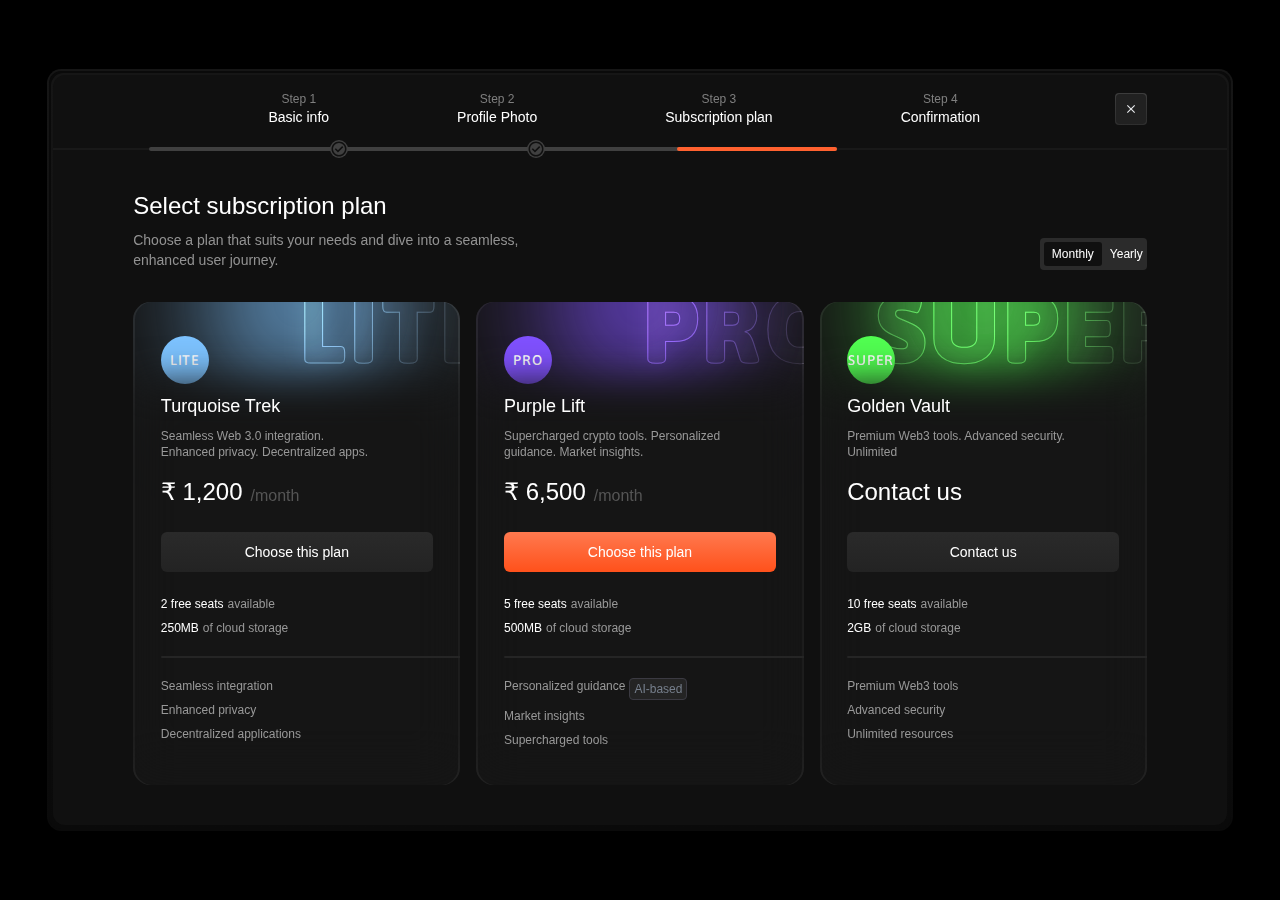
<file: example-submissions/gautamankoji/html-css-js/index.html>
<!DOCTYPE html>
<html lang="en">

<head>
    <meta charset="UTF-8">
    <meta name="viewport" content="width=device-width, initial-scale=1.0">
    <title>Subscription Page</title>
    <link href="https://fonts.googleapis.com/css2?family=Asap:ital,wght@0,100..900;1,100..900&display=swap"
        rel="stylesheet">
    <link rel="stylesheet" href="./styles.css">
</head>

<body>
    <main class="subscription_page">
        <!-- other border -->
        <div class="outer_bg_border">
            <div class="inner_bg_border">
                <div class="inner_bg_border2">
                    <!-- header navigation -->
                    <div class="header_navigation">
                        <div>
                            <div class="items_horizontal_between">
                                <div class=""></div>
                                <div class="header_nav">
                                    <div class="items_vertical">
                                        <div class="header_nav_item1">Step 1</div>
                                        <div class="header_nav_item2">Basic info</div>
                                    </div>
                                    <div class="items_vertical">
                                        <div class="header_nav_item1">Step 2</div>
                                        <div class="header_nav_item2">Profile Photo</div>
                                    </div>
                                    <div class="items_vertical">
                                        <div class="header_nav_item1">Step 3</div>
                                        <div class="header_nav_item2">Subscription plan</div>
                                    </div>
                                    <div class="items_vertical">
                                        <div class="header_nav_item1">Step 4</div>
                                        <div class="header_nav_item2">Confirmation</div>
                                    </div>
                                </div>
                                <div class="header_nav_close_button">
                                    <div class="nav_close">
                                        <svg xmlns="http://www.w3.org/2000/svg" height="14px" viewBox="0 -960 960 960"
                                            width="14px" fill="#e8eaed">
                                            <path
                                                d="m256-200-56-56 224-224-224-224 56-56 224 224 224-224 56 56-224 224 224 224-56 56-224-224-224 224Z" />
                                        </svg>
                                    </div>
                                </div>
                            </div>
                        </div>
                        <!-- progress tracker -->
                        <div class="nav_progress_tracker">
                            <div class="nav_progress_tracker_item1">
                                <svg xmlns="http://www.w3.org/2000/svg" height="18px" viewBox="0 -960 960 960"
                                    width="18px" fill="#101010">
                                    <path
                                        d="m424-296 282-282-56-56-226 226-114-114-56 56 170 170Zm56 216q-83 0-156-31.5T197-197q-54-54-85.5-127T80-480q0-83 31.5-156T197-763q54-54 127-85.5T480-880q83 0 156 31.5T763-763q54 54 85.5 127T880-480q0 83-31.5 156T763-197q-54 54-127 85.5T480-80Zm0-80q134 0 227-93t93-227q0-134-93-227t-227-93q-134 0-227 93t-93 227q0 134 93 227t227 93Zm0-320Z" />
                                </svg>
                            </div>
                            <div class="nav_progress_tracker_item2">
                                <svg xmlns="http://www.w3.org/2000/svg" height="18px" viewBox="0 -960 960 960"
                                    width="18px" fill="#101010">
                                    <path
                                        d="m424-296 282-282-56-56-226 226-114-114-56 56 170 170Zm56 216q-83 0-156-31.5T197-197q-54-54-85.5-127T80-480q0-83 31.5-156T197-763q54-54 127-85.5T480-880q83 0 156 31.5T763-763q54 54 85.5 127T880-480q0 83-31.5 156T763-197q-54 54-127 85.5T480-80Zm0-80q134 0 227-93t93-227q0-134-93-227t-227-93q-134 0-227 93t-93 227q0 134 93 227t227 93Zm0-320Z" />
                                </svg>
                            </div>
                            <div class="nav_progress_highlighter"></div>
                        </div>
                    </div>

                    <!-- subscription card section -->
                    <div class="subscription_card_section">
                        <div>
                            <!-- subscription text section -->
                            <div class="subscription_card_section_top_text">
                                <div class="top_text_item1">Select subscription plan</div>
                                <div class="top_text_item2">Choose a plan that suits your needs and dive into a
                                    seamless, enhanced user journey.</div>
                                <div class="monthly_yearly_toggle">
                                    <div class="items_horizontal_between monthly_yearly_toggle_gap">
                                        <div class="monthly_yearly_toggle_Monthly">Monthly</div>
                                        <div>Yearly</div>
                                    </div>
                                </div>
                            </div>
                        </div>

                        <!-- subscription cards section -->
                        <div class="subscription_cards">

                            <!-- subscription card 1 -->
                            <div>
                                <div class="card_bg_border">
                                    <div class="card_bg_body">
                                        <!-- top blur effect -->
                                        <div class="card_select_none">
                                            <div class="card_blur_effect lite"></div>
                                            <div class="subscription_card_section_top_text asap-500">
                                                <div class="card_blur_effect_text">LITE</div>
                                                <div class="card_blur_effect_text_glow">LITE</div>
                                            </div>
                                        </div>

                                        <!-- card body -->
                                        <div class="card_body">
                                            <!-- card icon  -->
                                            <div class="card_body_icon lite asap-500">LITE</div>

                                            <!-- card section -->
                                            <div class="card_section">
                                                <div class="card_section_title">Turquoise Trek</div>
                                                <div class="card_section_subtitle">
                                                    <div>Seamless Web 3.0 integration.</div>
                                                    <div>Enhanced privacy. Decentralized apps.</div>
                                                </div>
                                                <div class="card_section_price">&#8377; 1,200
                                                    <div class="card_section_price_tenure">/month</div>
                                                </div>
                                                <div
                                                    class="card_section_choose_plan card_section_choose_plan_hover_orange">
                                                    Choose this plan</div>

                                                <div class="card_section_lists">
                                                    <div class="card_section_lists_item1">
                                                        <div class="card_section_lists_item2">2 free seats</div>
                                                        available
                                                    </div>
                                                    <div class="card_section_lists_item1">
                                                        <div class="card_section_lists_item2">250MB</div> of cloud
                                                        storage
                                                    </div>
                                                </div>

                                                <!-- divider -->
                                                <div class="card_section_list_divider"></div>
                                                <div class="card_section_lists">
                                                    <div class="card_section_lists_item1">Seamless integration</div>
                                                    <div class="card_section_lists_item1">Enhanced privacy</div>
                                                    <div class="card_section_lists_item1">Decentralized applications
                                                    </div>
                                                </div>
                                            </div>
                                            <div class="card_section_blur_bg"></div>
                                        </div>
                                    </div>
                                </div>
                            </div>

                            <!-- subscription card 2 -->
                            <div>
                                <div class="card_bg_border">
                                    <div class="flex-col items-center justify-center card_bg_body">
                                        <!-- top blur effect -->
                                        <div class="card_select_none">
                                            <div class="card_blur_effect pro"></div>
                                            <div class="subscription_card_section_top_text asap-500">
                                                <div class="card_blur_effect_text">PRO</div>
                                                <div class="card_blur_effect_text_glow">PRO</div>
                                            </div>
                                        </div>

                                        <!-- card body -->
                                        <div class="card_body">
                                            <!-- card icon  -->
                                            <div class="card_body_icon pro asap-500">PRO</div>

                                            <!-- card section -->
                                            <div class="card_section">
                                                <div class="card_section_title">Purple Lift</div>
                                                <div class="card_section_subtitle">
                                                    <div>Supercharged crypto tools. Personalized</div>
                                                    <div>guidance. Market insights.</div>
                                                </div>
                                                <div class="card_section_price">&#8377; 6,500
                                                    <div class="card_section_price_tenure">/month</div>
                                                </div>
                                                <div class="card_section_choose_plan card_section_choose_plan_orange">
                                                    Choose this plan</div>

                                                <div class="card_section_lists">
                                                    <div class="card_section_lists_item1">
                                                        <div class="card_section_lists_item2">5 free seats</div>
                                                        available
                                                    </div>
                                                    <div class="card_section_lists_item1">
                                                        <div class="card_section_lists_item2">500MB</div> of cloud
                                                        storage
                                                    </div>
                                                </div>

                                                <!-- divider -->
                                                <div class="card_section_list_divider"></div>
                                                <div class="card_section_lists">
                                                    <div class="card_section_lists_item1">Personalized guidance <div class="card_section_list_ai_based">AI-based</div></div>
                                                    <div class="card_section_lists_item1">Market insights</div>
                                                    <div class="card_section_lists_item1">Supercharged tools</div>
                                                </div>
                                            </div>
                                            <div class="card_section_blur_bg"></div>
                                        </div>
                                    </div>
                                </div>
                            </div>

                            <!-- subscription card 3 -->
                            <div>
                                <div class="card_bg_border">
                                    <div class="card_bg_body">
                                        <!-- top blur effect -->
                                        <div class="card_select_none">
                                            <div class="card_blur_effect super"></div>
                                            <div class="subscription_card_section_top_text asap-500">
                                                <div class="card_blur_effect_text">SUPER</div>
                                                <div class="card_blur_effect_text_glow">SUPER</div>
                                            </div>
                                        </div>

                                        <!-- card body -->
                                        <div class="card_body">
                                            <!-- card icon  -->
                                            <div class="card_body_icon super asap-500">SUPER</div>

                                            <!-- card section -->
                                            <div class="card_section">
                                                <div class="card_section_title">Golden Vault</div>
                                                <div class="card_section_subtitle">
                                                    <div>Premium Web3 tools. Advanced security.</div>
                                                    <div>Unlimited <resources class=""></resources></div>
                                                </div>
                                                <div class="card_section_price">Contact us</div>
                                                <div
                                                    class="card_section_choose_plan card_section_choose_plan_contact_us">
                                                    Contact us</div>

                                                <div class="card_section_lists">
                                                    <div class="card_section_lists_item1">
                                                        <div class="card_section_lists_item2">10 free seats</div>
                                                        available
                                                    </div>
                                                    <div class="card_section_lists_item1">
                                                        <div class="card_section_lists_item2">2GB</div> of cloud storage
                                                    </div>
                                                </div>

                                                <!-- divider -->
                                                <div class="card_section_list_divider"></div>
                                                <div class="card_section_lists">
                                                    <div class="card_section_lists_item1">Premium Web3 tools</div>
                                                    <div class="card_section_lists_item1">Advanced security</div>
                                                    <div class="card_section_lists_item1">Unlimited resources</div>
                                                </div>
                                            </div>
                                            <div class="card_section_blur_bg"></div>
                                        </div>
                                    </div>
                                </div>
                            </div>
                        </div>
                        <!-- end of subscription cards section -->
                    </div>
                    <!-- end of subscription card section -->
                </div>
            </div>
        </div>
    </main>
</body>

</html>
</file>
<file: example-submissions/gautamankoji/html-css-js/styles.css>
@tailwind base;
@tailwind components;
@tailwind utilities;

body {
    padding: 0;
    margin: 0;
    box-sizing: border-box;
    font-family: Arial, Helvetica, sans-serif;
    font-optical-sizing: auto;
    font-style: normal;
}

.stroke-white {
    -webkit-text-stroke: 1px rgba(255, 255, 255, 1);
    /* Adjust the width and color as needed */
}

.asap-500 {
    font-family: "Asap", sans-serif;
    font-optical-sizing: auto;
    font-weight: 500;
    font-style: normal;
    font-variation-settings:
        "wdth" 100;
}

.subscription_page {
    display: flex;
    align-items: center;
    justify-content: center;
    background-color: #000;
    color: #fff;
    min-height: 100dvh;
}

.outer_bg_border {
    width: 100%;
    height: 100%;
    position: relative;
    padding: 0.125rem;
    margin-left: 15rem;
    margin-right: 15rem;
    border-radius: 0.9rem;
    background-image: linear-gradient(to bottom, #161616, #0a0a0a)
}

.inner_bg_border {
    display: flex;
    align-items: center;
    justify-content: center;
    padding: 0.125rem;
    background-color: #0a0a0a;
    border-radius: 0.75rem;
}

.inner_bg_border2 {
    width: 100%;
    height: 100%;
    position: relative;
    padding: 0.125rem;
    border-radius: 0.8rem;
    background-image: linear-gradient(to bottom, #161616, #0a0a0a)
}

.header_navigation {
    padding-left: 5rem;
    padding-right: 5rem;
    border-top-left-radius: 0.75rem;
    border-top-right-radius: 0.75rem;
    border-bottom: solid;
    border-bottom-width: 2px;
    border-color: #191919;
    background-color: #101010;
}

.items_horizontal_between {
    display: flex;
    align-items: center;
    justify-content: space-between;
}

.items_vertical {
    display: flex;
    flex-direction: column;
    align-items: center;
    justify-content: center;
}

.header_nav {
    display: flex;
    gap: 8rem;
    padding: 1rem;
}

.header_nav_item1 {
    color: #7f7f7f;
    font-size: 0.75rem;
    line-height: 1rem;
    font-weight: 500;
}

.header_nav_item2 {
    font-size: 0.875rem;
    line-height: 1.25rem;
}

.header_nav_close_button {
    position: relative;
    padding: 0.05rem;
    border-radius: 0.25rem;
    background-image: linear-gradient(to bottom, #3c3c3c, #2e2e2e);
    transition-property: color, background-color, border-color, text-decoration-color, fill, stroke;
    transition-timing-function: cubic-bezier(0.4, 0, 0.2, 1);
    transition-duration: 150ms;
    transition-duration: 300ms;
    transition-timing-function: cubic-bezier(0.4, 0, 0.2, 1);
}

.header_nav_close_button:hover {
    background-image: linear-gradient(to bottom, #2e2e2e, #3c3c3c);
    cursor: pointer;
}

.nav_close {
    display: flex;
    align-items: center;
    justify-content: center;
    padding: 0.5rem;
    background-color: #212121;
    font-size: 0.75rem;
    line-height: 1rem;
    border-radius: 0.25rem;
}

.nav_progress_tracker {
    display: flex;
    position: relative;
    margin-top: 0.25rem;
    margin-left: 1rem;
    margin-right: 1rem;
    margin-bottom: -3px;
    width: 43rem;
    height: 0.25rem;
    border-radius: 0.25rem;
    align-items: center;
    justify-content: flex-end;
    background-color: #404040;
}

.nav_progress_tracker_item1 {
    position: absolute;
    display: flex;
    align-items: center;
    justify-content: center;
    left: 11.3rem;
    background-color: #404040;
    border-radius: 9999px;
}

.nav_progress_tracker_item2 {
    position: absolute;
    display: flex;
    align-items: center;
    justify-content: center;
    left: 23.6rem;
    background-color: #404040;
    border-radius: 9999px;
}

.nav_progress_highlighter {
    background-color: #ff612f;
    height: 0.25rem;
    width: 10rem;
    border-radius: 9999px;
}

.subscription_card_section {
    padding: 2.5rem 5rem 2.5rem 5rem;
    background-color: #101010;
    border-bottom-right-radius: 0.75rem;
    border-bottom-left-radius: 0.75rem;
}

.subscription_card_section_top_text {
    position: relative;
}

.top_text_item1 {
    font-size: 1.5rem;
    line-height: 2rem;
}

.top_text_item2 {
    color: #929292;
    width: 25rem;
    font-size: 0.875rem;
    line-height: 1.25rem;
    margin-top: 0.5rem;
    margin-bottom: 0.5rem;
}

.monthly_yearly_toggle {
    position: absolute;
    right: 0px;
    bottom: 0px;
    border-radius: 4px;
    padding: 0.25rem;
    padding-left: -1rem;
    background-color: #2b2b2b;
    font-size: 0.75rem;
    line-height: 1rem;
    width: fit-content;
}

.monthly_yearly_toggle_gap {
    gap: 0.5rem;
}

.monthly_yearly_toggle_Monthly {
    padding: 0.25rem 0.5rem 0.25rem 0.5rem;
    box-shadow: var(0, 0 0 #0000), var(0, 0 0 #0000), inset 0 2px 4px 0 rgb(0 0 0 / 0.05);
    background-color: #101010;
    border-radius: 3px;
}


.subscription_cards {
    margin-top: 2rem;
    display: flex;
    gap: 1rem;
    align-items: center;
    justify-content: space-between;
}

.card_bg_border {
    position: relative;
    width: fit-content;
    padding-inline: 0.125rem;
    border-radius: 1.1rem;
    background-image: linear-gradient(to bottom, #242424, #242424);
    overflow: clip;
}

.card_bg_body {
    width: 20rem;
    height: 30rem;
    padding: 0.1rem;
    background-color: #151515;
    border-radius: 1.1rem;
}

.card_select_none {
    position: relative;
    user-select: none;
}

.card_blur_effect {
    position: absolute;
    transform: translate(50%, -50%);
    filter: blur(65px);
    width: 10rem;
    height: 10rem;
    border-radius: 9999px;
}

.lite {
    background-color: #7DC3FF;
}

.pro {
    background-color: #8051FF;
}

.super {
    background-color: #51FF51;
}

.card_blur_effect_text_glow {
    position: absolute;
    mix-blend-mode: overlay;
    top: -1.5rem;
    right: -2.5rem;
    font-size: 6rem;
    line-height: 1;
    color: rgb(255 255 255 / 0.1);
    font-weight: 900;
    letter-spacing: 0.05em;
    stroke: #fff;
    filter: blur(10px);
    -webkit-text-stroke: 1px rgba(255, 255, 255, 1);
}

.card_blur_effect_text {
    mix-blend-mode: overlay;
    position: absolute;
    top: -1.5rem;
    right: -2.5rem;
    font-size: 6rem;
    line-height: 1;
    color: rgb(255 255 255 / 0.1);
    font-weight: 900;
    letter-spacing: 0.05em;
    stroke: #fff;
    -webkit-text-stroke: 1px rgba(255, 255, 255, 1);
}

.card_body {
    position: relative;
    height: 80%;
    margin-top: 2.5rem;
}

.card_body_icon {
    margin-top: -0.5rem;
    margin-left: 1.5rem;
    display: flex;
    align-items: center;
    justify-content: center;
    box-shadow: var(0, 0 0 #0000), var(0, 0 0 #0000), inset 0 2px 4px 0 rgb(0 0 0 / 0.05);
    width: 3rem;
    height: 3rem;
    border-radius: 9999px;
    letter-spacing: 0.05em;
    font-size: 0.875rem;
    line-height: 1.25rem;
}

.card_section {
    position: absolute;
    z-index: 10;
    padding-left: 1.5rem;
    padding-right: 1.5rem;
    width: 100%;
}

.card_section_blur_bg {
    position: absolute;
    background-color: #151515;
    height: 100%;
    width: 100%;
    filter: blur(20px);
}

.card_section_title {
    font-size: 1.125rem;
    line-height: 1.75rem;
    margin-top: 0.5rem;
    margin-bottom: 0.5rem;
}

.card_section_subtitle {
    color: #989898;
    font-size: 0.75rem;
    line-height: 1rem;
}

.card_section_price {
    margin-top: 1rem;
    margin-bottom: 1rem;
    display: flex;
    gap: 0.5rem;
    font-size: 1.5rem;
    line-height: 2rem;
    align-items: flex-end;
}

.card_section_price_tenure {
    color: #555555;
    font-size: 1rem;
    line-height: 1.5rem;
}

.card_section_choose_plan {
    background-image: linear-gradient(to bottom, #2a2a2a, #232323);
    border-radius: 0.375rem;
    width: 85%;
    margin-top: 1.5rem;
    margin-bottom: 1.5rem;
    padding-top: 0.625rem;
    padding-bottom: 0.625rem;
    box-shadow: var(0, 0 0 #0000), var(0, 0 0 #0000), inset 0 2px 4px 0 rgb(0 0 0 / 0.05);
    font-size: 0.875rem;
    line-height: 1.25rem;
    text-align: center;
    font-weight: 500;
    transition-property: all;
    transition-timing-function: cubic-bezier(0.4, 0, 0.2, 1);
    transition-duration: 150ms;
    transition-duration: 500ms;
    transition-timing-function: cubic-bezier(0.4, 0, 0.2, 1);
    background-size: 200%;
    cursor: pointer;
}

.card_section_choose_plan_orange {
    background-image: linear-gradient(to bottom, #FF794F, #FF511B);
}

.card_section_choose_plan_contact_us {
    background-image: linear-gradient(to bottom, #2A2A2A, #232323);
}

.card_section_choose_plan_contact_us:hover {
    background-image: linear-gradient(to bottom, #232323, #2A2A2A);
}

.card_section_choose_plan_hover_orange:hover {
    background-image: linear-gradient(to bottom, #FF794F, #FF511B);
}

.card_section_list_divider {
    background-color: #252525;
    width: 100%;
    height: 0.125rem;
    border-radius: 0.25rem;
}

.card_section_lists {
    display: flex;
    flex-direction: column;
    gap: 0.5rem;
    margin-top: 1.25rem;
    margin-bottom: 1.25rem;
}

.card_section_lists_item1 {
    display: flex;
    gap: 0.25rem;
    font-size: 0.75rem;
    line-height: 1rem;
    color: #989898;
}

.card_section_lists_item2 {
    color: #fff;
}

.card_section_list_ai_based {
    background-color: #242424;
    border: solid;
    border-width: 1px;
    border-color: #3B3A42;
    color: #767F8C;
    padding: 0.125rem 0.25rem 0.125rem 0.25rem;
    border-radius: 0.25rem;
}
</file>
